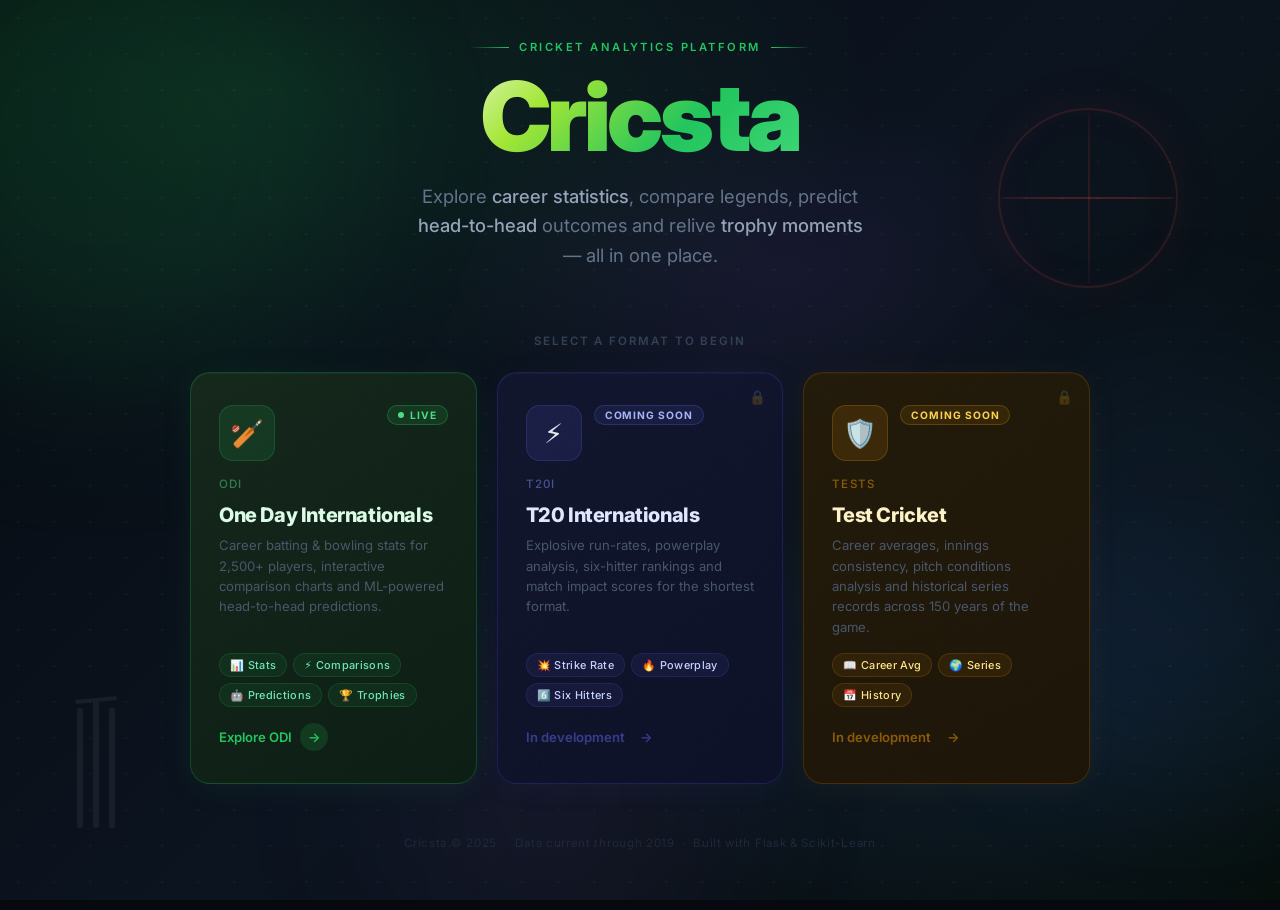
<file: Frontend/select_format.html>
<!DOCTYPE html>
<html lang="en">
<head>
    <meta charset="UTF-8">
    <meta name="viewport" content="width=device-width, initial-scale=1.0">
    <title>Cricsta – Cricket Analytics</title>
    <meta name="description" content="Cricsta: Premium data-driven cricket analytics. Explore ODI, T20, and Test cricket statistics.">
    <link rel="preconnect" href="https://fonts.googleapis.com">
    <link rel="preconnect" href="https://fonts.gstatic.com" crossorigin>
    <link href="https://fonts.googleapis.com/css2?family=Inter:wght@300;400;500;600;700;800;900&display=swap" rel="stylesheet">
    <style>
        /* ═══════════════════════════════════════════════
           RESET & BASE
        ═══════════════════════════════════════════════ */
        *, *::before, *::after { box-sizing: border-box; margin: 0; padding: 0; }
        html, body { height: 100%; }

        body {
            font-family: 'Inter', system-ui, sans-serif;
            background: #060a0f;
            color: #e2e8f0;
            min-height: 100vh;
            overflow-x: hidden;
        }

        /* ═══════════════════════════════════════════════
           ANIMATED BACKGROUND
        ═══════════════════════════════════════════════ */
        .bg-scene {
            position: fixed;
            inset: 0;
            z-index: 0;
            overflow: hidden;
        }

        /* deep radial gradient base */
        .bg-scene::before {
            content: '';
            position: absolute;
            inset: 0;
            background:
                radial-gradient(ellipse 80% 60% at 20% 10%,  rgba(34,197,94,.13)  0%, transparent 60%),
                radial-gradient(ellipse 60% 50% at 80% 80%,  rgba(59,130,246,.10) 0%, transparent 55%),
                radial-gradient(ellipse 50% 40% at 60% 30%,  rgba(168,85,247,.07) 0%, transparent 50%),
                linear-gradient(135deg, #060a0f 0%, #0c1420 50%, #060e0a 100%);
        }

        /* fine dot grid */
        .bg-scene::after {
            content: '';
            position: absolute;
            inset: 0;
            background-image: radial-gradient(circle, rgba(255,255,255,.04) 1px, transparent 1px);
            background-size: 36px 36px;
        }

        /* floating orbs */
        .orb {
            position: absolute;
            border-radius: 50%;
            filter: blur(80px);
            animation: drift linear infinite;
            pointer-events: none;
        }
        .orb-1 { width:500px; height:500px; top:-100px; left:-150px;  background: rgba(34,197,94,.08);  animation-duration: 22s; }
        .orb-2 { width:400px; height:400px; top:40%;   right:-100px;  background: rgba(59,130,246,.07); animation-duration: 28s; animation-direction: reverse; }
        .orb-3 { width:350px; height:350px; bottom:-80px; left:30%;   background: rgba(168,85,247,.06); animation-duration: 18s; }

        @keyframes drift {
            0%   { transform: translate(0,0) scale(1); }
            33%  { transform: translate(40px,-30px) scale(1.05); }
            66%  { transform: translate(-20px,50px) scale(.95); }
            100% { transform: translate(0,0) scale(1); }
        }

        /* flying cricket ball */
        .ball {
            position: absolute;
            width: 180px; height: 180px;
            border-radius: 50%;
            border: 2px solid rgba(239,68,68,.15);
            box-shadow: 0 0 60px rgba(239,68,68,.06), inset 0 0 40px rgba(239,68,68,.03);
            top: 12%; right: 8%;
            animation: floatBall 7s ease-in-out infinite;
        }
        .ball::before {
            content: '';
            position: absolute;
            top: 50%; left: 0; right: 0;
            height: 2px;
            background: rgba(239,68,68,.25);
            border-radius: 50%;
            transform: translateY(-50%);
        }
        .ball::after {
            content: '';
            position: absolute;
            left: 50%; top: 0; bottom: 0;
            width: 2px;
            background: rgba(239,68,68,.15);
            border-radius: 50%;
        }
        @keyframes floatBall {
            0%, 100% { transform: translateY(0) rotate(0deg); }
            50%       { transform: translateY(-24px) rotate(18deg); }
        }

        /* stump lines */
        .stumps {
            position: absolute;
            bottom: 8%; left: 6%;
            display: flex; gap: 10px; align-items: flex-end;
            opacity: .06;
        }
        .stump { width: 6px; height: 120px; background: #e2e8f0; border-radius: 3px; }
        .stump:nth-child(2) { height: 130px; }
        .bail {
            position: absolute;
            top: 0; left: -2px; right: -2px; height: 4px;
            background: #e2e8f0; border-radius: 2px;
            transform: rotate(-5deg);
        }

        /* ═══════════════════════════════════════════════
           LAYOUT
        ═══════════════════════════════════════════════ */
        .page {
            position: relative;
            z-index: 1;
            min-height: 100vh;
            display: flex;
            flex-direction: column;
            align-items: center;
            justify-content: center;
            padding: 40px 20px 60px;
        }

        /* ═══════════════════════════════════════════════
           HEADER / BRAND
        ═══════════════════════════════════════════════ */
        .brand {
            text-align: center;
            margin-bottom: 64px;
            animation: slideDown .7s cubic-bezier(.16,1,.3,1) both;
        }

        @keyframes slideDown {
            from { opacity: 0; transform: translateY(-28px); }
            to   { opacity: 1; transform: translateY(0); }
        }

        .brand-eyebrow {
            font-size: .7rem;
            font-weight: 600;
            letter-spacing: .22em;
            text-transform: uppercase;
            color: #22c55e;
            margin-bottom: 14px;
            display: flex;
            align-items: center;
            justify-content: center;
            gap: 10px;
        }
        .brand-eyebrow::before,
        .brand-eyebrow::after {
            content: '';
            display: block;
            height: 1px;
            width: 40px;
            background: linear-gradient(90deg, transparent, #22c55e);
        }
        .brand-eyebrow::after { background: linear-gradient(90deg, #22c55e, transparent); }

        .brand-name {
            font-size: clamp(3.2rem, 8vw, 6rem);
            font-weight: 900;
            letter-spacing: -.04em;
            line-height: 1;
            background: linear-gradient(135deg, #ffffff 0%, #a3e635 30%, #22c55e 60%, #4ade80 100%);
            -webkit-background-clip: text;
            -webkit-text-fill-color: transparent;
            background-clip: text;
            margin-bottom: 18px;
        }

        .brand-sub {
            font-size: clamp(.95rem, 2vw, 1.15rem);
            color: #64748b;
            font-weight: 400;
            max-width: 460px;
            margin: 0 auto;
            line-height: 1.6;
        }

        .brand-sub strong {
            color: #94a3b8;
            font-weight: 500;
        }

        /* ═══════════════════════════════════════════════
           FORMAT GRID
        ═══════════════════════════════════════════════ */
        .formats-label {
            font-size: .72rem;
            font-weight: 600;
            letter-spacing: .16em;
            text-transform: uppercase;
            color: #334155;
            text-align: center;
            margin-bottom: 24px;
            animation: slideDown .7s .15s cubic-bezier(.16,1,.3,1) both;
        }

        .format-grid {
            display: grid;
            grid-template-columns: repeat(3, 1fr);
            gap: 20px;
            width: 100%;
            max-width: 900px;
            animation: slideUp .7s .25s cubic-bezier(.16,1,.3,1) both;
        }

        @keyframes slideUp {
            from { opacity: 0; transform: translateY(32px); }
            to   { opacity: 1; transform: translateY(0); }
        }

        /* ── Base card ─────────────────────────────────── */
        .fc {
            position: relative;
            border-radius: 20px;
            padding: 32px 28px;
            border: 1px solid transparent;
            overflow: hidden;
            text-decoration: none;
            color: inherit;
            transition: transform .28s cubic-bezier(.16,1,.3,1), box-shadow .28s ease;
            display: flex;
            flex-direction: column;
            gap: 16px;
            min-height: 280px;
        }

        /* inner noise texture */
        .fc::before {
            content: '';
            position: absolute;
            inset: 0;
            background-image: url("data:image/svg+xml,%3Csvg xmlns='http://www.w3.org/2000/svg' width='300' height='300'%3E%3Cfilter id='n'%3E%3CfeTurbulence type='fractalNoise' baseFrequency='.75' numOctaves='4' stitchTiles='stitch'/%3E%3C/filter%3E%3Crect width='300' height='300' filter='url(%23n)' opacity='.03'/%3E%3C/svg%3E");
            border-radius: inherit;
            pointer-events: none;
        }

        /* glow spot on hover */
        .fc::after {
            content: '';
            position: absolute;
            width: 200px; height: 200px;
            border-radius: 50%;
            top: -60px; right: -60px;
            filter: blur(50px);
            opacity: 0;
            transition: opacity .4s ease;
            pointer-events: none;
        }

        .fc:hover { transform: translateY(-6px); }
        .fc:hover::after { opacity: 1; }

        /* ── ODI (green) ──────────────────────────────── */
        .fc-odi {
            background: linear-gradient(145deg, rgba(20,40,25,.9) 0%, rgba(10,28,16,.95) 100%);
            border-color: rgba(34,197,94,.25);
            box-shadow: 0 4px 32px rgba(34,197,94,.08), inset 0 1px 0 rgba(255,255,255,.04);
        }
        .fc-odi::after { background: rgba(34,197,94,1); }
        .fc-odi:hover {
            box-shadow: 0 16px 48px rgba(34,197,94,.2), 0 0 0 1px rgba(34,197,94,.4),
                        inset 0 1px 0 rgba(255,255,255,.08);
        }

        /* ── T20 (blue-purple) ────────────────────────── */
        .fc-t20 {
            background: linear-gradient(145deg, rgba(15,20,45,.9) 0%, rgba(10,14,38,.95) 100%);
            border-color: rgba(99,102,241,.2);
            box-shadow: 0 4px 32px rgba(99,102,241,.06), inset 0 1px 0 rgba(255,255,255,.03);
            cursor: default;
        }
        .fc-t20::after { background: rgba(99,102,241,1); }
        .fc-t20:hover {
            transform: translateY(-3px);
            box-shadow: 0 12px 36px rgba(99,102,241,.14), 0 0 0 1px rgba(99,102,241,.3),
                        inset 0 1px 0 rgba(255,255,255,.06);
        }

        /* ── Test (gold) ──────────────────────────────── */
        .fc-test {
            background: linear-gradient(145deg, rgba(35,25,5,.9) 0%, rgba(28,18,4,.95) 100%);
            border-color: rgba(245,158,11,.18);
            box-shadow: 0 4px 32px rgba(245,158,11,.06), inset 0 1px 0 rgba(255,255,255,.03);
            cursor: default;
        }
        .fc-test::after { background: rgba(245,158,11,1); }
        .fc-test:hover {
            transform: translateY(-3px);
            box-shadow: 0 12px 36px rgba(245,158,11,.14), 0 0 0 1px rgba(245,158,11,.3),
                        inset 0 1px 0 rgba(255,255,255,.06);
        }

        /* ── Card icon ────────────────────────────────── */
        .fc-icon-wrap {
            width: 56px; height: 56px;
            border-radius: 14px;
            display: flex; align-items: center; justify-content: center;
            font-size: 1.7rem;
            flex-shrink: 0;
        }
        .fc-odi  .fc-icon-wrap { background: rgba(34,197,94,.12);  border: 1px solid rgba(34,197,94,.2);  }
        .fc-t20  .fc-icon-wrap { background: rgba(99,102,241,.12); border: 1px solid rgba(99,102,241,.2); }
        .fc-test .fc-icon-wrap { background: rgba(245,158,11,.12); border: 1px solid rgba(245,158,11,.2); }

        /* ── Badge ────────────────────────────────────── */
        .fc-badge {
            display: inline-flex;
            align-items: center;
            gap: 6px;
            padding: 3px 10px;
            border-radius: 100px;
            font-size: .64rem;
            font-weight: 700;
            letter-spacing: .09em;
            text-transform: uppercase;
            align-self: flex-start;
        }
        .badge-live  {
            background: rgba(34,197,94,.12);
            color: #4ade80;
            border: 1px solid rgba(34,197,94,.3);
        }
        .badge-live .dot {
            width: 6px; height: 6px;
            background: #4ade80;
            border-radius: 50%;
            animation: blink 1.6s ease-in-out infinite;
        }
        @keyframes blink {
            0%,100% { opacity: 1; box-shadow: 0 0 6px #4ade80; }
            50%      { opacity: .3; box-shadow: none; }
        }
        .badge-soon-blue {
            background: rgba(99,102,241,.1);
            color: #a5b4fc;
            border: 1px solid rgba(99,102,241,.25);
        }
        .badge-soon-gold {
            background: rgba(245,158,11,.1);
            color: #fcd34d;
            border: 1px solid rgba(245,158,11,.22);
        }

        /* ── Card content ─────────────────────────────── */
        .fc-body { flex: 1; }

        .fc-title {
            font-size: 1.25rem;
            font-weight: 800;
            letter-spacing: -.02em;
            margin-bottom: 8px;
            line-height: 1.2;
        }
        .fc-odi  .fc-title { color: #dcfce7; }
        .fc-t20  .fc-title { color: #e0e7ff; }
        .fc-test .fc-title { color: #fef3c7; }

        .fc-abbr {
            font-size: .72rem;
            font-weight: 500;
            letter-spacing: .1em;
            text-transform: uppercase;
            margin-bottom: 12px;
            opacity: .5;
        }
        .fc-odi  .fc-abbr { color: #4ade80; }
        .fc-t20  .fc-abbr { color: #818cf8; }
        .fc-test .fc-abbr { color: #f59e0b; }

        .fc-desc {
            font-size: .82rem;
            color: #475569;
            line-height: 1.55;
        }

        /* ── Stat pills ───────────────────────────────── */
        .fc-stats {
            display: flex;
            flex-wrap: wrap;
            gap: 6px;
        }
        .stat-pill {
            font-size: .68rem;
            font-weight: 500;
            padding: 4px 10px;
            border-radius: 100px;
            letter-spacing: .03em;
        }
        .fc-odi  .stat-pill { background: rgba(34,197,94,.08);  color: #6ee7b7; border: 1px solid rgba(34,197,94,.15);  }
        .fc-t20  .stat-pill { background: rgba(99,102,241,.08); color: #c7d2fe; border: 1px solid rgba(99,102,241,.15); }
        .fc-test .stat-pill { background: rgba(245,158,11,.08); color: #fde68a; border: 1px solid rgba(245,158,11,.15); }

        /* ── CTA arrow ────────────────────────────────── */
        .fc-cta {
            display: flex;
            align-items: center;
            gap: 8px;
            font-size: .82rem;
            font-weight: 600;
        }
        .fc-odi  .fc-cta { color: #22c55e; }
        .fc-t20  .fc-cta { color: #6366f1; opacity: .5; }
        .fc-test .fc-cta { color: #f59e0b; opacity: .5; }

        .fc-arrow {
            display: inline-flex;
            align-items: center;
            justify-content: center;
            width: 28px; height: 28px;
            border-radius: 50%;
            transition: transform .2s ease, background .2s ease;
        }
        .fc-odi  .fc-arrow { background: rgba(34,197,94,.15); }
        .fc-odi:hover .fc-arrow { background: rgba(34,197,94,.28); transform: translateX(4px); }

        /* ── Lock overlay for coming soon ─────────────── */
        .fc-lock {
            position: absolute;
            top: 16px; right: 16px;
            font-size: .85rem;
            opacity: .2;
        }

        /* ═══════════════════════════════════════════════
           FOOTER
        ═══════════════════════════════════════════════ */
        .page-footer {
            margin-top: 52px;
            text-align: center;
            font-size: .72rem;
            color: #1e293b;
            letter-spacing: .06em;
            animation: slideUp .7s .4s cubic-bezier(.16,1,.3,1) both;
        }

        /* ═══════════════════════════════════════════════
           RESPONSIVE
        ═══════════════════════════════════════════════ */
        @media (max-width: 720px) {
            .format-grid {
                grid-template-columns: 1fr;
                max-width: 420px;
            }
            .fc { min-height: auto; }
            .ball { display: none; }
        }
        @media (max-width: 900px) and (min-width: 721px) {
            .format-grid { grid-template-columns: 1fr 1fr; }
            .fc-odi { grid-column: 1 / -1; flex-direction: row; }
            .fc-odi .fc-body { flex: 1; }
        }
    </style>
</head>
<body>

    <!-- ── Background scene ── -->
    <div class="bg-scene">
        <div class="orb orb-1"></div>
        <div class="orb orb-2"></div>
        <div class="orb orb-3"></div>
        <div class="ball"></div>
        <div class="stumps">
            <div class="stump"><div class="bail"></div></div>
            <div class="stump"></div>
            <div class="stump"></div>
        </div>
    </div>

    <!-- ── Main content ── -->
    <main class="page">

        <!-- Brand -->
        <div class="brand">
            <div class="brand-eyebrow">Cricket Analytics Platform</div>
            <div class="brand-name">Cricsta</div>
            <p class="brand-sub">
                Explore <strong>career statistics</strong>, compare legends,
                predict <strong>head-to-head</strong> outcomes and relive
                <strong>trophy moments</strong> — all in one place.
            </p>
        </div>

        <!-- Format chooser -->
        <p class="formats-label">Select a format to begin</p>

        <div class="format-grid">

            <!-- ── ODI ── -->
            <a href="/odi" class="fc fc-odi">
                <div style="display:flex; align-items:flex-start; justify-content:space-between; gap:12px;">
                    <div class="fc-icon-wrap">🏏</div>
                    <div class="fc-badge badge-live"><span class="dot"></span> Live</div>
                </div>

                <div class="fc-body">
                    <div class="fc-abbr">ODI</div>
                    <div class="fc-title">One Day Internationals</div>
                    <div class="fc-desc">
                        Career batting & bowling stats for 2,500+ players, interactive comparison charts and ML-powered head-to-head predictions.
                    </div>
                </div>

                <div class="fc-stats">
                    <span class="stat-pill">📊 Stats</span>
                    <span class="stat-pill">⚡ Comparisons</span>
                    <span class="stat-pill">🤖 Predictions</span>
                    <span class="stat-pill">🏆 Trophies</span>
                </div>

                <div class="fc-cta">
                    Explore ODI
                    <div class="fc-arrow">→</div>
                </div>
            </a>

            <!-- ── T20 ── -->
            <div class="fc fc-t20">
                <div class="fc-lock">🔒</div>
                <div style="display:flex; align-items:flex-start; gap:12px;">
                    <div class="fc-icon-wrap">⚡</div>
                    <div class="fc-badge badge-soon-blue">Coming Soon</div>
                </div>

                <div class="fc-body">
                    <div class="fc-abbr">T20I</div>
                    <div class="fc-title">T20 Internationals</div>
                    <div class="fc-desc">
                        Explosive run-rates, powerplay analysis, six-hitter rankings and match impact scores for the shortest format.
                    </div>
                </div>

                <div class="fc-stats">
                    <span class="stat-pill">💥 Strike Rate</span>
                    <span class="stat-pill">🔥 Powerplay</span>
                    <span class="stat-pill">6️⃣ Six Hitters</span>
                </div>

                <div class="fc-cta">
                    In development
                    <div class="fc-arrow">→</div>
                </div>
            </div>

            <!-- ── Test ── -->
            <div class="fc fc-test">
                <div class="fc-lock">🔒</div>
                <div style="display:flex; align-items:flex-start; gap:12px;">
                    <div class="fc-icon-wrap">🛡️</div>
                    <div class="fc-badge badge-soon-gold">Coming Soon</div>
                </div>

                <div class="fc-body">
                    <div class="fc-abbr">Tests</div>
                    <div class="fc-title">Test Cricket</div>
                    <div class="fc-desc">
                        Career averages, innings consistency, pitch conditions analysis and historical series records across 150 years of the game.
                    </div>
                </div>

                <div class="fc-stats">
                    <span class="stat-pill">📖 Career Avg</span>
                    <span class="stat-pill">🌍 Series</span>
                    <span class="stat-pill">📅 History</span>
                </div>

                <div class="fc-cta">
                    In development
                    <div class="fc-arrow">→</div>
                </div>
            </div>

        </div>

        <div class="page-footer">
            Cricsta &copy; 2025 &nbsp;·&nbsp; Data current through 2019 &nbsp;·&nbsp; Built with Flask &amp; Scikit-Learn
        </div>
    </main>

</body>
</html>
</file>
